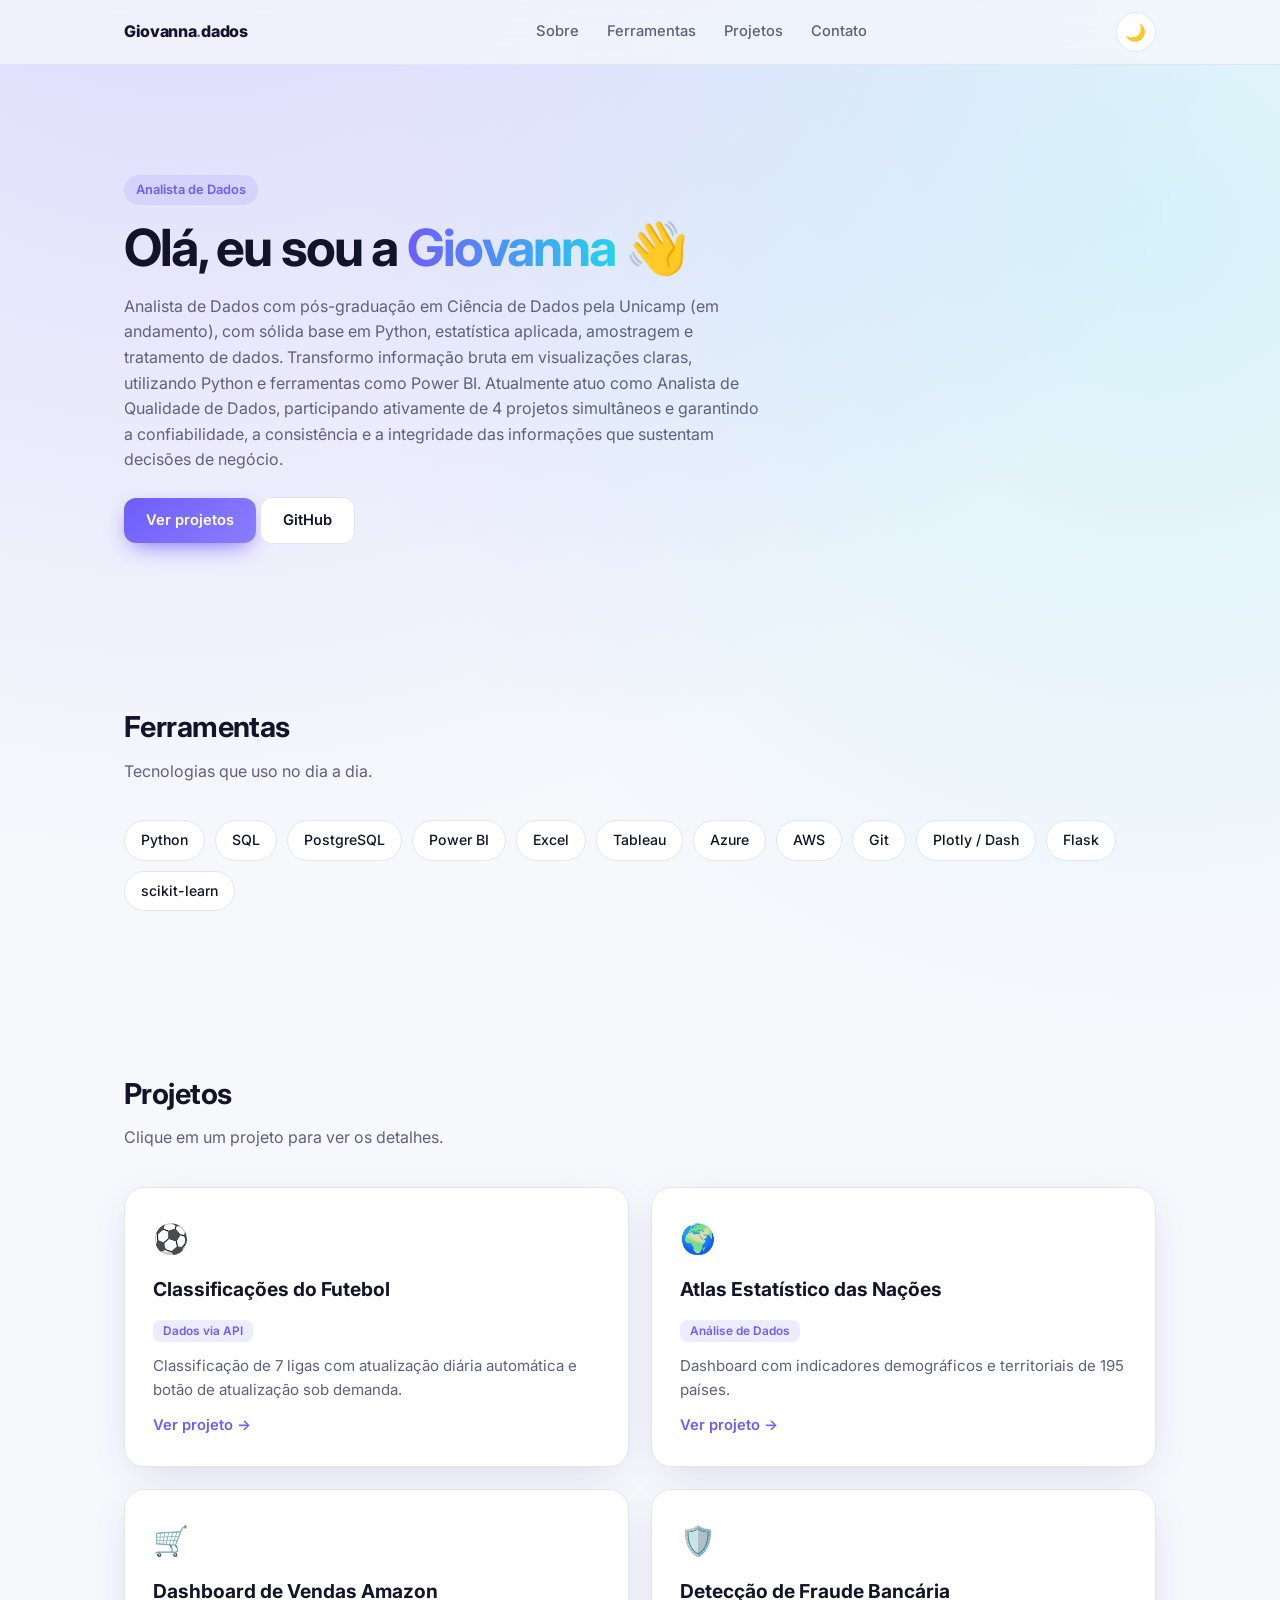
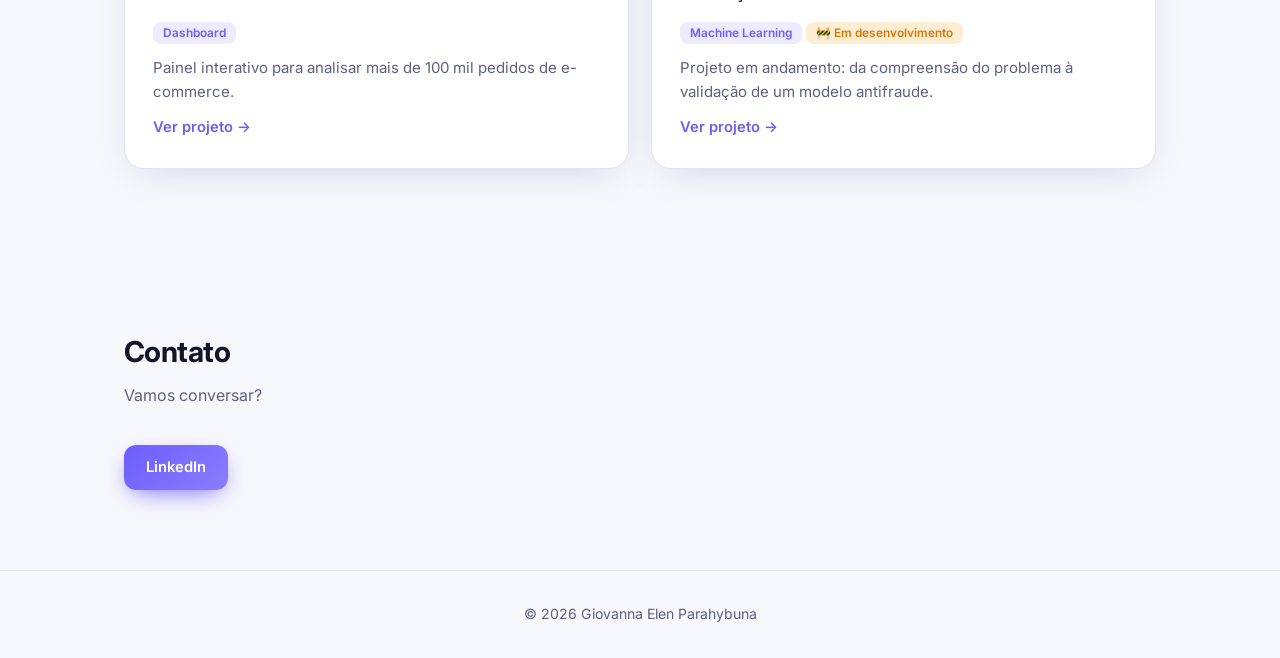
<file: index.html>
<!DOCTYPE html><html lang="pt-BR"><head><title>Giovanna Parahybuna | Portfólio</title><meta charset="utf-8"><meta name="viewport" content="width=device-width,initial-scale=1"><link rel="preconnect" href="https://fonts.googleapis.com"><link href="https://fonts.googleapis.com/css2?family=Inter:wght@400;500;600;800&display=swap" rel="stylesheet"><link rel="stylesheet" href="css/style.css"><script>try{document.documentElement.dataset.theme=localStorage.getItem("t")||(matchMedia("(prefers-color-scheme:dark)").matches?"dark":"light")}catch(e){document.documentElement.dataset.theme="light"}</script></head><body><nav><div class="wrap"><a class="logo" href="index.html">Giovanna<b>.</b>dados</a><ul><li><a href="index.html#sobre">Sobre</a></li><li><a href="index.html#ferramentas">Ferramentas</a></li><li><a href="index.html#projetos">Projetos</a></li><li><a href="index.html#contato">Contato</a></li></ul><button id="tema" aria-label="Alternar tema"></button></div></nav>
<main class="wrap"><section id="sobre" class="hero"><div><div class="pill">Analista de Dados</div><h1>Olá, eu sou a <span>Giovanna</span> 👋</h1>
<p>Analista de Dados com pós-graduação em Ciência de Dados pela Unicamp (em andamento), com sólida base em Python, estatística aplicada, amostragem e tratamento de dados. Transformo informação bruta em visualizações claras, utilizando Python e ferramentas como Power BI. Atualmente atuo como Analista de Qualidade de Dados, participando ativamente de 4 projetos simultâneos e garantindo a confiabilidade, a consistência e a integridade das informações que sustentam decisões de negócio.</p>
<a class="btn" href="#projetos">Ver projetos</a> <a class="btn o" href="https://github.com/GEPARAHYBUNA" target="_blank" rel="noopener">GitHub</a></div></section>
<section id="ferramentas"><h2>Ferramentas</h2><p class="sub">Tecnologias que uso no dia a dia.</p><div class="chips"><span class="chip">Python</span><span class="chip">SQL</span><span class="chip">PostgreSQL</span><span class="chip">Power BI</span><span class="chip">Excel</span><span class="chip">Tableau</span><span class="chip">Azure</span><span class="chip">AWS</span><span class="chip">Git</span><span class="chip">Plotly / Dash</span><span class="chip">Flask</span><span class="chip">scikit-learn</span></div></section>
<section id="projetos"><h2>Projetos</h2><p class="sub">Clique em um projeto para ver os detalhes.</p><div class="grid" id="lista-projetos"><a class="card" href="projeto.html?id=futebol"><div class="ic">⚽</div><h3>Classificações do Futebol</h3><div><span class="tag">Dados via API</span></div><p>Classificação de 7 ligas com atualização diária automática e botão de atualização sob demanda.</p><span class="go">Ver projeto →</span></a><a class="card" href="projeto.html?id=atlas"><div class="ic">🌍</div><h3>Atlas Estatístico das Nações</h3><div><span class="tag">Análise de Dados</span></div><p>Dashboard com indicadores demográficos e territoriais de 195 países.</p><span class="go">Ver projeto →</span></a><a class="card" href="projeto.html?id=amazon"><div class="ic">🛒</div><h3>Dashboard de Vendas Amazon</h3><div><span class="tag">Dashboard</span></div><p>Painel interativo para analisar mais de 100 mil pedidos de e-commerce.</p><span class="go">Ver projeto →</span></a><a class="card" href="projeto.html?id=fraude"><div class="ic">🛡️</div><h3>Detecção de Fraude Bancária</h3><div><span class="tag">Machine Learning</span> <span class="tag dev">🚧 Em desenvolvimento</span></div><p>Projeto em andamento: da compreensão do problema à validação de um modelo antifraude.</p><span class="go">Ver projeto →</span></a></div></section>
<section id="contato"><h2>Contato</h2><p class="sub">Vamos conversar?</p><a class="btn" href="https://www.linkedin.com/in/" target="_blank" rel="noopener">LinkedIn</a></section></main>
<footer>© 2026 Giovanna Elen Parahybuna</footer><script src="js/config.js"></script><script src="js/projetos.js"></script><script src="js/main.js"></script></body></html>
</file>
<file: css/style.css>
:root{--bg:#f7f8fc;--card:#fff;--tx:#12142a;--mut:#5d6180;--bd:#e3e6f2;--ac:#6d5efc;--ac2:#22d3ee;--sh:0 10px 40px -15px rgba(60,60,140,.25)}
[data-theme=dark]{--bg:#0b0c1a;--card:#14162b;--tx:#eef0ff;--mut:#9ba0c4;--bd:#25284a;--sh:0 10px 40px -15px #000}
*{box-sizing:border-box;margin:0}html{scroll-behavior:smooth}
body{font-family:Inter,system-ui,sans-serif;background:var(--bg);color:var(--tx);line-height:1.6;transition:background .3s,color .3s;
background-image:radial-gradient(circle at 15% -10%,color-mix(in srgb,var(--ac) 22%,transparent),transparent 40%),radial-gradient(circle at 90% 10%,color-mix(in srgb,var(--ac2) 15%,transparent),transparent 35%);background-repeat:no-repeat}
a{color:inherit;text-decoration:none}.wrap{max-width:1080px;margin:auto;padding:0 24px}
nav{position:sticky;top:0;z-index:9;backdrop-filter:blur(14px);background:color-mix(in srgb,var(--bg) 70%,transparent);border-bottom:1px solid var(--bd)}
nav .wrap{display:flex;align-items:center;justify-content:space-between;height:64px}
.logo{font-weight:800;letter-spacing:-.02em}.logo b{color:var(--ac)}
nav ul{display:flex;gap:28px;list-style:none;font-size:.92rem;font-weight:500;color:var(--mut)}nav ul a:hover{color:var(--tx)}
#tema{border:1px solid var(--bd);background:var(--card);color:var(--tx);width:40px;height:40px;border-radius:50%;cursor:pointer;font-size:1.05rem}
section{padding:80px 0}h2{font-size:1.8rem;letter-spacing:-.02em;margin-bottom:8px}.sub{color:var(--mut);margin-bottom:36px}
.hero{display:grid;padding-top:110px;max-width:760px}
.foto{width:260px;height:260px;border-radius:50%;object-fit:cover;padding:5px;background:linear-gradient(135deg,var(--ac),var(--ac2));box-shadow:var(--sh)}
.pill{display:inline-block;font-size:.8rem;font-weight:600;color:var(--ac);background:color-mix(in srgb,var(--ac) 12%,transparent);padding:5px 12px;border-radius:99px;margin-bottom:14px}
h1{font-size:clamp(2rem,5vw,3.2rem);line-height:1.1;letter-spacing:-.035em}h1 span{background:linear-gradient(90deg,var(--ac),var(--ac2));-webkit-background-clip:text;background-clip:text;color:transparent}
.hero p{color:var(--mut);margin:18px 0 24px;max-width:640px}
.btn{display:inline-block;padding:11px 22px;border-radius:12px;font-weight:600;font-size:.92rem;background:linear-gradient(135deg,var(--ac),#8b7dff);color:#fff;box-shadow:0 8px 24px -8px var(--ac);transition:.2s}
.btn:hover{transform:translateY(-2px)}.btn.o{background:var(--card);color:var(--tx);border:1px solid var(--bd);box-shadow:none}
.chips{display:flex;flex-wrap:wrap;gap:10px}.chip{padding:8px 16px;border:1px solid var(--bd);background:var(--card);border-radius:99px;font-size:.88rem;font-weight:500}
.grid{display:grid;grid-template-columns:repeat(2,1fr);gap:22px}
.card{display:flex;flex-direction:column;gap:12px;padding:28px;background:var(--card);border:1px solid var(--bd);border-radius:20px;box-shadow:var(--sh);transition:.25s;position:relative;overflow:hidden}
.card::before{content:"";position:absolute;inset:0 0 auto;height:3px;background:linear-gradient(90deg,var(--ac),var(--ac2));opacity:0;transition:.25s}
.card:hover{transform:translateY(-6px);border-color:var(--ac)}.card:hover::before{opacity:1}
.card .ic{font-size:1.8rem}.card h3{font-size:1.2rem}.card p{color:var(--mut);font-size:.94rem;flex:1}
.tag{font-size:.74rem;font-weight:600;padding:4px 10px;border-radius:8px;background:color-mix(in srgb,var(--ac) 12%,transparent);color:var(--ac)}
.go{font-weight:600;color:var(--ac);font-size:.92rem}
footer{border-top:1px solid var(--bd);padding:32px 0;text-align:center;color:var(--mut);font-size:.88rem}
.tabs{display:flex;gap:8px;flex-wrap:wrap;margin:24px 0}.tabs button{cursor:pointer;border:1px solid var(--bd);background:var(--card);color:var(--tx);padding:8px 16px;border-radius:99px;font:600 .85rem Inter}
.tabs .on{background:var(--ac);color:#fff;border-color:var(--ac)}
.kpis{display:grid;grid-template-columns:repeat(3,1fr);gap:16px;margin-bottom:22px}.kpi{padding:18px 22px;background:var(--card);border:1px solid var(--bd);border-radius:16px}.kpi small{color:var(--mut)}.kpi b{display:block;font-size:1.1rem}
.tw{overflow-x:auto;background:var(--card);border:1px solid var(--bd);border-radius:16px}
table{width:100%;border-collapse:collapse;font-size:.9rem}th,td{padding:11px 12px;text-align:center;border-bottom:1px solid var(--bd)}
th{font-size:.74rem;color:var(--mut);text-transform:uppercase;letter-spacing:.05em}td.t{text-align:left;font-weight:600;white-space:nowrap}td.t img{width:22px;height:22px;object-fit:contain;vertical-align:middle;margin-right:10px}
tr:last-child td{border:0}td.p{font-weight:800}.dot{display:inline-block;width:10px;height:10px;border-radius:50%;margin:0 2px}
.back{color:var(--mut);font-size:.9rem;display:inline-block;margin:36px 0 18px}.links{display:flex;gap:12px;margin:22px 0}
@media(max-width:760px){.hero{text-align:left}.grid,.kpis{grid-template-columns:1fr}nav ul{gap:14px}}
button.btn{border:0;cursor:pointer;font-family:inherit}.btn[disabled]{opacity:.6;cursor:wait}
.dev{background:color-mix(in srgb,#f59e0b 18%,transparent)!important;color:#d97706!important}
.dest{list-style:none;padding:0;margin:0 0 32px;display:grid;gap:10px}.dest li{padding:14px 18px;background:var(--card);border:1px solid var(--bd);border-radius:14px;color:var(--mut)}.dest li::before{content:"✓  ";color:var(--ac);font-weight:800}
</file>
